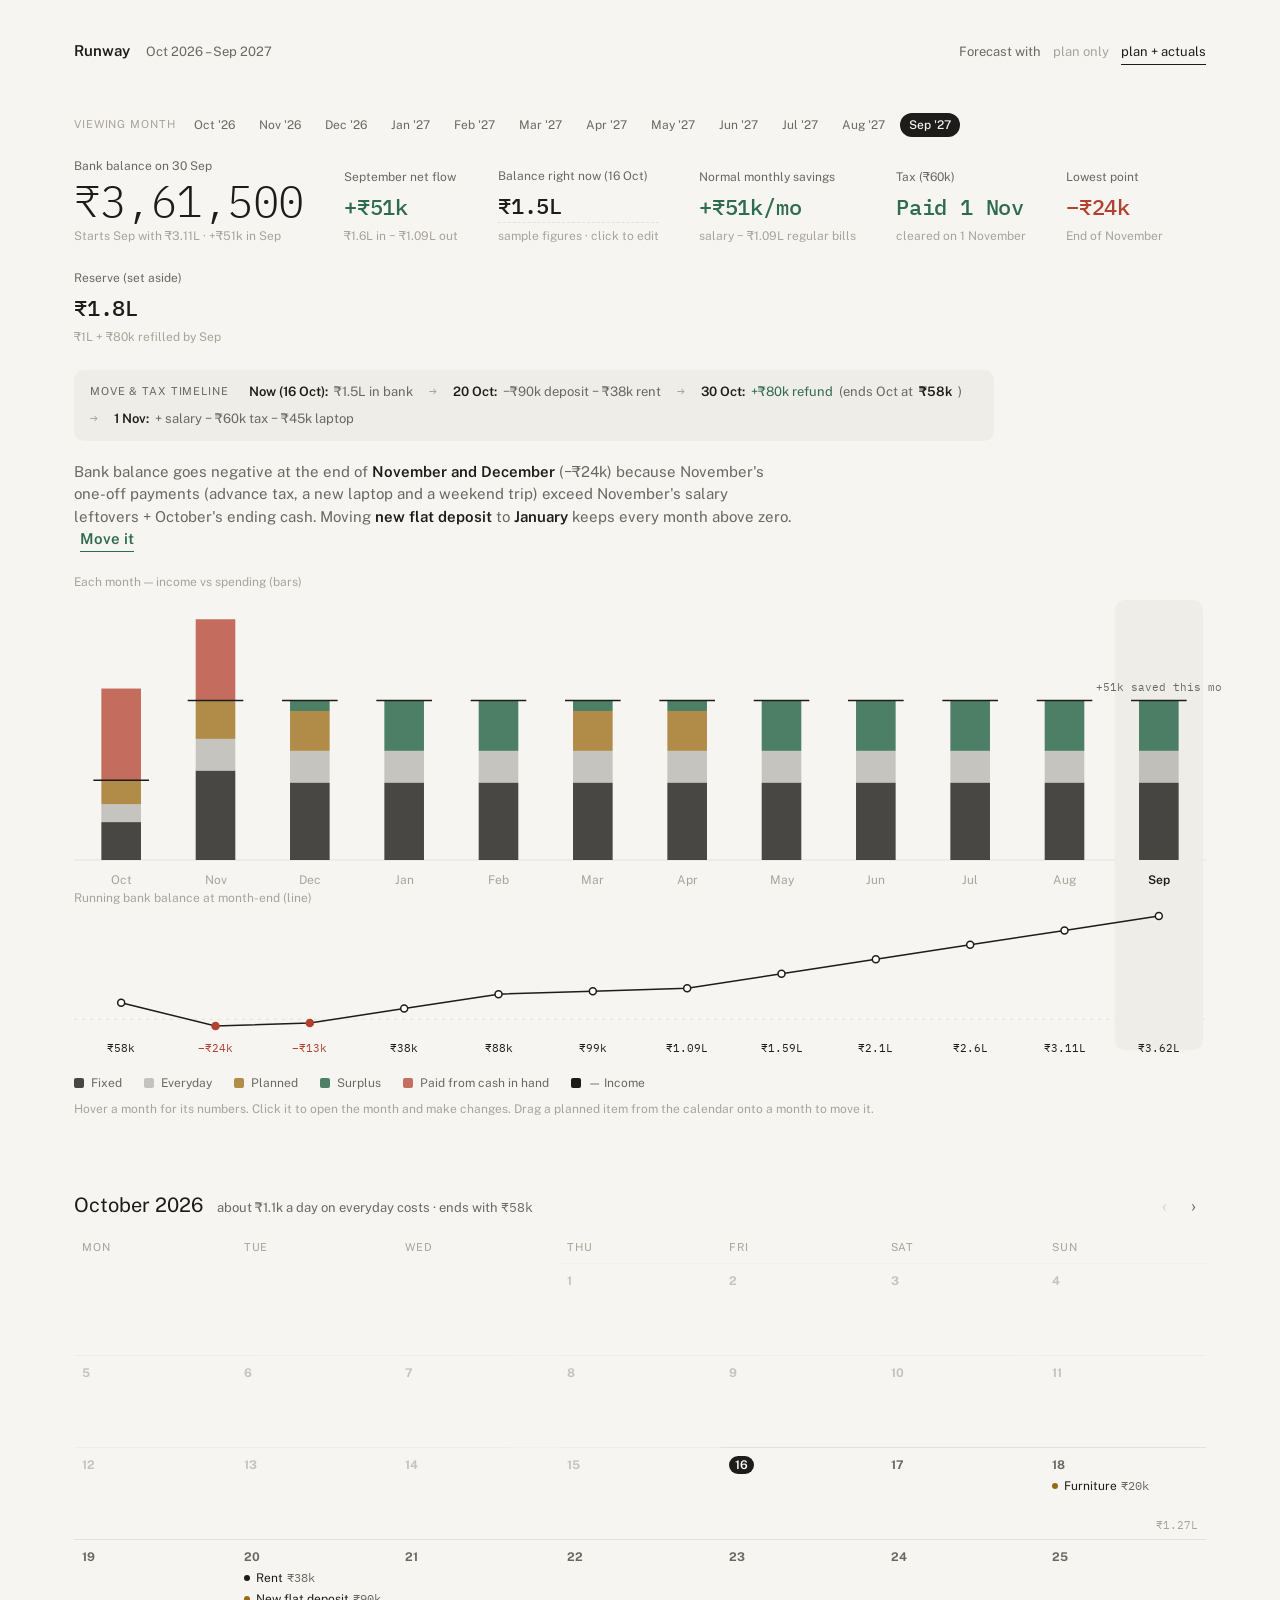
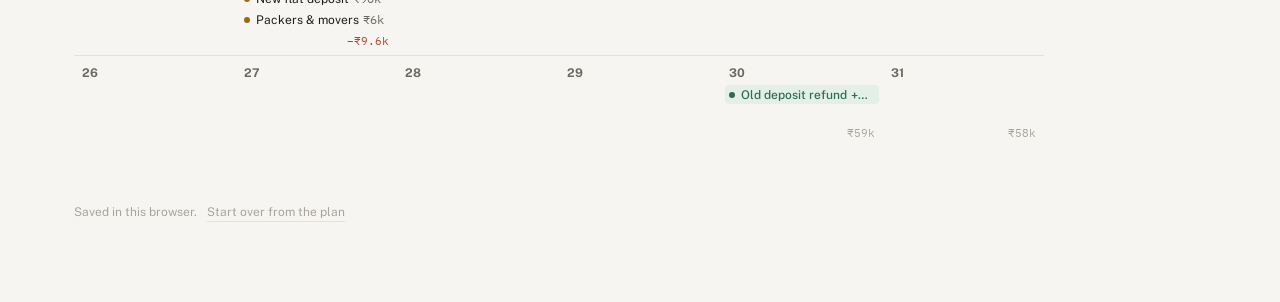
<file: runway/index.html>
<!doctype html>
<html lang="en">
<head>
<meta charset="utf-8">
<meta name="viewport" content="width=device-width,initial-scale=1">
<title>Runway · sample plan</title>
<link rel="preconnect" href="https://fonts.googleapis.com">
<link rel="preconnect" href="https://fonts.gstatic.com" crossorigin>
<link rel="stylesheet" href="https://fonts.googleapis.com/css2?family=IBM+Plex+Mono:wght@400;500&family=Public+Sans:wght@300;400;500;600;700&display=swap">
<style>
:root{
  --bg:#f6f5f1;--card:#fff;--ink:#1d1c1a;--muted:#6b6862;--faint:#a8a49c;--line:#e4e1da;--soft:#efede7;
  --accent:#2f6b4f;--accent-soft:#e3efe8;--neg:#b3412f;--neg-soft:#f7e4df;--warn:#9a6a12;--warn-soft:#f6ecd6;--trip:#3b5ba5;
  --mono:"IBM Plex Mono",ui-monospace,Menlo,monospace;color-scheme:light;
}
@media (prefers-color-scheme:dark){:root:not([data-theme="light"]){
  --bg:#161614;--card:#1d1d1a;--ink:#ecebe6;--muted:#a09d95;--faint:#6d6a63;--line:#34332f;--soft:#2a2a26;
  --accent:#6fbf95;--accent-soft:#223329;--neg:#ec8a78;--neg-soft:#3a2420;--warn:#e0b55c;--warn-soft:#3a3020;--trip:#8fa9e8;color-scheme:dark}}
:root[data-theme="dark"]{--bg:#161614;--card:#1d1d1a;--ink:#ecebe6;--muted:#a09d95;--faint:#6d6a63;--line:#34332f;--soft:#2a2a26;
  --accent:#6fbf95;--accent-soft:#223329;--neg:#ec8a78;--neg-soft:#3a2420;--warn:#e0b55c;--warn-soft:#3a3020;--trip:#8fa9e8;color-scheme:dark}
*{box-sizing:border-box}
html,body{margin:0}
body{background:var(--bg);color:var(--ink);font:14px/1.5 "Public Sans",-apple-system,system-ui,sans-serif;-webkit-font-smoothing:antialiased}
.num{font-family:var(--mono);font-feature-settings:"tnum";letter-spacing:-.01em}
button{font:inherit;color:inherit;background:none;border:0;padding:0;cursor:pointer}
.wrap{max-width:1180px;margin:0 auto;padding:40px 24px 80px}

header{display:flex;align-items:baseline;gap:16px;margin-bottom:48px}
header h1{font-size:15px;font-weight:600;margin:0}
header .yr{color:var(--muted);font-size:13px}
.sp{flex:1}
.toggle{font-size:13px;color:var(--muted)}
.toggle button{color:var(--faint);padding:2px 0;margin-left:12px;border-bottom:1px solid transparent}
.toggle button.on{color:var(--ink);border-color:var(--ink)}

/* summary */
.mbar{display:flex;align-items:center;gap:6px;flex-wrap:wrap;margin-bottom:20px;font-size:12px;color:var(--muted)}
.mbar .lbl{margin-right:4px;color:var(--faint);text-transform:uppercase;letter-spacing:.08em;font-size:11px}
.mbar button{padding:3px 9px;border-radius:999px;color:var(--muted);transition:all .15s}
.mbar button:hover{color:var(--ink);background:var(--soft)}
.mbar button.on{color:var(--bg);background:var(--ink);font-weight:500}
.summary{display:flex;flex-wrap:wrap;gap:24px 40px;align-items:flex-end}
.stat .l{font-size:12px;color:var(--muted);margin-bottom:4px}
.stat .v{font-size:22px;font-weight:500}
.stat.big .v{font-size:44px;font-weight:300;line-height:1}
.stat .h{font-size:12px;color:var(--faint);margin-top:4px}
.neg{color:var(--neg)}.pos{color:var(--accent)}.warn{color:var(--warn)}
.bridge{margin:24px 0 0;padding:12px 16px;background:var(--soft);border-radius:10px;display:flex;flex-wrap:wrap;align-items:center;gap:8px 16px;font-size:13px;max-width:920px}
.bridge .lbl{font-size:11px;text-transform:uppercase;letter-spacing:.08em;color:var(--muted);margin-right:4px}
.bridge .step{display:flex;align-items:baseline;gap:6px;color:var(--muted)}
.bridge .step b{font-weight:600;color:var(--ink)}
.bridge .arr{color:var(--faint);font-family:var(--mono)}
.say{margin:20px 0 0;font-size:15px;color:var(--muted);max-width:720px}
.say b{color:var(--ink);font-weight:600}
.say button{color:var(--accent);font-weight:600;margin-left:6px;border-bottom:1px solid currentColor}

/* chart */
.chart{position:relative;margin-top:48px;user-select:none}
.chart svg{display:block;width:100%;overflow:visible}
.chart text{font-family:var(--mono);font-size:11px;fill:var(--muted)}
.chart .mlabel{font-family:"Public Sans",sans-serif;font-size:12px;fill:var(--faint)}
.chart .col.sel .mlabel,.chart .col.hov .mlabel{fill:var(--ink);font-weight:600}
.chart .seg{transition:y .45s cubic-bezier(.2,.8,.2,1),height .45s cubic-bezier(.2,.8,.2,1)}
.chart .hit{fill:transparent;cursor:pointer}
.chart .halo{fill:var(--soft);opacity:0;transition:opacity .15s}
.chart .col.hov .halo,.chart .col.sel .halo{opacity:1}
.chart .tag{opacity:0;transition:opacity .15s}
.tip{position:absolute;z-index:10;pointer-events:none;background:var(--card);border-radius:12px;padding:12px 14px;min-width:220px;box-shadow:0 12px 36px -12px rgba(0,0,0,.25);font-size:12.5px;opacity:0;transition:opacity .12s}
.tip.on{opacity:1}
.tip h4{margin:0 0 8px;font-size:13px;font-weight:600}
.tip .tr{display:flex;align-items:center;gap:8px;padding:2px 0;color:var(--muted)}
.tip .tr i{width:8px;height:8px;border-radius:2px;background:var(--c);opacity:var(--o,1)}
.tip .tr span{margin-left:auto;font-family:var(--mono);color:var(--ink)}
.tip .tr.b{border-top:1px solid var(--line);margin-top:6px;padding-top:7px;color:var(--ink)}
.tip .ft{margin-top:8px;font-size:11px;color:var(--faint)}
.chart .col.hov .tag,.chart .col.sel .tag{opacity:1}
.key{display:flex;gap:22px;flex-wrap:wrap;margin-top:18px;font-size:12px;color:var(--muted)}
.key span::before{content:"";display:inline-block;width:10px;height:10px;border-radius:2px;margin-right:7px;vertical-align:-1px;background:var(--c);opacity:var(--o,1)}
.hint{font-size:12px;color:var(--faint);margin-top:8px}

/* pane */
.pane{position:fixed;top:0;bottom:0;width:min(420px,100vw);background:var(--card);z-index:20;padding:36px 32px 40px;overflow-y:auto;
  transition:transform .32s cubic-bezier(.2,.8,.2,1),opacity .2s;opacity:0;pointer-events:none;box-shadow:0 0 60px rgba(0,0,0,.08)}
.pane.right{right:0;transform:translateX(24px)} .pane.left{left:0;transform:translateX(-24px)}
.pane.on{opacity:1;transform:none;pointer-events:auto}
.pane .close{position:absolute;top:28px;right:28px;color:var(--faint);font-size:20px;line-height:1}
.pane .close:hover{color:var(--ink)}
.pane h2{font-size:24px;font-weight:400;margin:0}
.pane .ph{color:var(--muted);font-size:13px;margin-top:4px}
.pane .pin{font-size:12px;color:var(--faint);margin-top:2px}
.sec{margin-top:30px}
.sh{display:flex;align-items:baseline;font-size:12px;color:var(--muted);text-transform:uppercase;letter-spacing:.08em;padding-bottom:8px}
.sh .t{margin-left:auto;font-family:var(--mono);letter-spacing:0;text-transform:none;color:var(--ink);font-size:13px}
.sub{font-size:11px;color:var(--faint);margin:12px 0 2px}
.r{display:grid;grid-template-columns:minmax(0,1fr) 78px 78px;gap:8px;align-items:baseline;padding:5px 0}
.r.hd{font-size:10.5px;color:var(--faint);text-transform:uppercase;letter-spacing:.08em;padding:0 0 2px}
.r.hd div{text-align:right}
.r .nm{overflow:hidden;text-overflow:ellipsis;white-space:nowrap}
.r .nm .daypill{font-family:var(--mono);font-size:11px;color:var(--faint);margin-left:5px}
.r .nm .mv{color:var(--faint);font-size:12px;margin-left:6px;visibility:hidden}
.r:hover .nm .mv{visibility:visible}
.r .nm .mv button{padding:0 3px;color:var(--faint)} .r .nm .mv button:hover{color:var(--ink)}
.r .nm .del{color:var(--faint);margin-left:4px} .r .nm .del:hover{color:var(--neg)}
.c{text-align:right;font-family:var(--mono);font-size:13px;cursor:text;border-bottom:1px dashed transparent}
.c:hover{border-bottom-color:var(--line)}
.c.empty{color:var(--line)}
.c.chg{color:var(--trip)}
.c.over{color:var(--neg)} .c.under{color:var(--accent)}
.c input{width:100%;border:0;border-bottom:1px solid var(--ink);background:none;color:var(--ink);font:inherit;text-align:right;outline:none;padding:0}
.total{display:flex;align-items:baseline;padding:14px 0;border-top:1px solid var(--line);margin-top:14px}
.total .l{font-size:14px} .total .v{margin-left:auto;font-size:20px}
.meter{height:4px;border-radius:2px;background:var(--accent-soft);margin:10px 0 6px;position:relative;overflow:hidden}
.meter i{position:absolute;left:0;top:0;bottom:0;background:var(--warn);border-radius:2px;transition:width .4s}
.meter.over i{background:var(--neg)}
.mnote{font-size:12px;color:var(--muted)}
.scope{font-size:12px;color:var(--faint);margin-top:6px}
.scope button{color:var(--faint);margin-left:8px;border-bottom:1px solid transparent}
.scope button.on{color:var(--ink);border-color:var(--ink)}
.addl{color:var(--faint);font-size:13px;margin-top:8px}
.addl:hover{color:var(--accent)}
.adder{display:grid;grid-template-columns:minmax(0,1fr) 90px;gap:10px;margin-top:10px}
.adder input{border:0;border-bottom:1px solid var(--line);background:none;color:var(--ink);font:inherit;padding:4px 0;outline:none}
.adder input:focus{border-color:var(--ink)}
.adder .opts{grid-column:span 2;font-size:12px;color:var(--faint)}
.adder .opts button{color:var(--faint);margin-right:12px;border-bottom:1px solid transparent}
.adder .opts button.on{color:var(--ink);border-color:var(--ink)}
.adder .opts .go{float:right;color:var(--accent);font-weight:600}
.toast{position:fixed;left:50%;bottom:28px;transform:translate(-50%,10px);opacity:0;background:var(--ink);color:var(--bg);padding:9px 16px;border-radius:999px;font-size:13px;transition:all .25s;z-index:40;pointer-events:none}
.toast.on{opacity:1;transform:translate(-50%,0)}
.cal{margin-top:72px}
.calh{display:flex;align-items:baseline;gap:14px;margin-bottom:18px}
.calh h3{margin:0;font-size:20px;font-weight:400}
.calh .ph{color:var(--muted);font-size:13px}
.calh .nav{margin-left:auto;display:flex;gap:4px}
.calh .nav button{color:var(--muted);font-size:18px;padding:2px 10px;border-radius:8px}
.calh .nav button:hover{color:var(--ink);background:var(--soft)}
.calh .nav button:disabled{opacity:.25;cursor:default;background:none}
.dow,.days{display:grid;grid-template-columns:repeat(7,minmax(0,1fr))}
.dow div{font-size:11px;color:var(--faint);text-transform:uppercase;letter-spacing:.08em;padding:0 8px 8px}
.dd{min-height:92px;border-top:1px solid var(--line);padding:8px 8px 6px;display:flex;flex-direction:column;gap:3px;cursor:pointer;transition:background .15s;border-radius:0}
.dd:hover{background:var(--soft)}
.dd.blank{border-top-color:transparent;cursor:default}.dd.blank:hover{background:none}
.dd.past{opacity:.35}
.dd .n{font-size:12px;color:var(--muted);display:flex;align-items:baseline;gap:6px}
.dd.today .n b{color:var(--card);background:var(--ink);border-radius:999px;padding:0 6px;font-weight:600}
.dd .n .plus{margin-left:auto;color:var(--faint);opacity:0}
.dd:hover .n .plus{opacity:1}
.dd .e{font-size:12px;line-height:1.35;white-space:nowrap;overflow:hidden;text-overflow:ellipsis;cursor:grab;border-radius:4px;padding:1px 4px;margin:0 -4px}
.dd .e i{display:inline-block;width:6px;height:6px;border-radius:50%;margin-right:6px;vertical-align:1px;background:var(--c)}
.dd .e .a{font-family:var(--mono);color:var(--muted);margin-left:4px}
.dd .e.in{background:var(--accent-soft);color:var(--accent);font-weight:500}
.dd .e.in .a{color:var(--accent);font-weight:600}
.dd .e.done{opacity:.75}
.dd .bal{margin-top:auto;text-align:right;font-family:var(--mono);font-size:11px;color:var(--faint)}
.dd .bal.neg{color:var(--neg)}
.dd.drop{background:var(--accent-soft)}
.col.drop .halo{opacity:1;fill:var(--accent-soft)}
@media(max-width:700px){.dd{min-height:64px;padding:6px 3px}.dd .e .a,.dd .bal{display:none}}
.foot{margin-top:56px;font-size:12px;color:var(--faint)}
.foot button{color:var(--faint);border-bottom:1px solid var(--line);margin-left:10px}
@media(max-width:700px){.wrap{padding:24px 16px 60px}.stat.big .v{font-size:34px}.summary{gap:20px 32px}
  .pane{top:auto;height:78vh;width:100vw;left:0;right:0;border-radius:18px 18px 0 0;padding:28px 20px}
  .pane.left,.pane.right{transform:translateY(30px)} .pane.on{transform:none}}
</style>
</head>
<body>
<div class="wrap">
  <header>
    <h1>Runway</h1><span class="yr">Oct 2026 – Sep 2027</span><span class="sp"></span>
    <span class="toggle" id="lens">Forecast with<button data-v="plan">plan only</button><button data-v="act">plan + actuals</button></span>
  </header>

  <div class="mbar" id="mbar"></div>
  <section class="summary" id="summary"></section>
  <div class="bridge" id="bridge"></div>
  <p class="say" id="say"></p>

  <section class="chart" id="chart"></section>
  <div class="key">
    <span style="--c:var(--ink);--o:.8">Fixed</span><span style="--c:var(--muted);--o:.35">Everyday</span><span style="--c:var(--warn);--o:.75">Planned</span><span style="--c:var(--accent);--o:.85">Surplus</span><span style="--c:var(--neg);--o:.75">Paid from cash in hand</span><span style="--c:var(--ink)">— Income</span>
  </div>
  <div class="hint">Hover a month for its numbers. Click it to open the month and make changes. Drag a planned item from the calendar onto a month to move it.</div>

  <section class="cal" id="cal"></section>
  <div class="foot"><span id="saveStat">Saved in this browser.</span><button id="reset">Start over from the plan</button></div>
</div>

<aside class="pane right" id="pane"></aside>
<div class="toast" id="toast"></div>

<script>
const MONTHS=['Oct','Nov','Dec','Jan','Feb','Mar','Apr','May','Jun','Jul','Aug','Sep'];
const LONG=['October','November','December','January','February','March','April','May','June','July','August','September'];
const yr=m=>m<3?2026:2027, dim=m=>new Date(yr(m),(9+m)%12+1,0).getDate();
const FIRST_SALARY=1, KEY='runway-sample-v1', OLD_KEYS=[];
// Sample figures for the public demo. None of these are anyone's real numbers.
const HOLD={mf:0,reserve:100000,reserveTarget:200000,taxHeld:60000};

const DEFAULTS={
  opening:150000,
  lens:'act',
  items:[
    {id:'sal',day:1,name:'Salary',kind:'in',amt:160000,from:1,to:11},
    {id:'rent',day:20,name:'Rent',kind:'fixed',amt:38000,from:0,to:11},
    {id:'tithe',day:1,name:'Giving',kind:'fixed',amt:16000,from:1,to:11},
    {id:'home',day:2,name:'Household share',kind:'fixed',amt:12000,from:1,to:11},
    {id:'util',day:10,name:'Electricity, phone, internet',kind:'fixed',amt:3500,from:1,to:11},
    {id:'card',day:15,name:'Card bills',kind:'fixed',amt:8000,from:1,to:11},
    {id:'groc',name:'Groceries',kind:'flex',amt:9000,from:1,to:11},
    {id:'comm',name:'Commute',kind:'flex',amt:6000,from:1,to:11},
    {id:'swig',name:'Food delivery',kind:'flex',amt:4000,from:1,to:11},
    {id:'eat',name:'Eating out',kind:'flex',amt:7000,from:1,to:11},
    {id:'misc',name:'Small spends',kind:'flex',amt:6000,from:1,to:11},
    {id:'octrest',name:'Rest of October',kind:'flex',amt:18000,from:0,to:0},
    {id:'refund',day:30,name:'Old deposit refund',kind:'once',inflow:true,amt:80000,from:0,to:0},
    {id:'furn',day:18,name:'Furniture',kind:'once',amt:20000,from:0,to:0},
    {id:'dep',day:20,name:'New flat deposit',kind:'once',amt:90000,from:0,to:0},
    {id:'pack',day:20,name:'Packers & movers',kind:'once',amt:6000,from:0,to:0},
    {id:'tax',day:1,name:'Advance tax',kind:'once',amt:60000,from:1,to:1},
    {id:'brok',day:1,name:'New laptop',kind:'once',amt:45000,from:1,to:1},
    {id:'camp',day:20,name:'Weekend trip',kind:'once',amt:15000,from:1,to:1},
    {id:'wed',day:18,name:'Family travel',kind:'once',amt:40000,from:2,to:2},
    {id:'refill',day:3,name:'Put back in reserve',kind:'once',amt:40000,from:5,to:6}
  ],
  plan:{card:{1:20000}}, actual:{}
};

const clone=o=>JSON.parse(JSON.stringify(o));
let S=load(), view={hov:null,pin:null}, asOf=11, calM=0, drag=null, scope='this', adding=null;
function load(){
  try{
    const s10=JSON.parse(localStorage.getItem(KEY));
    if(s10&&s10.items)return s10;
    for(const k of OLD_KEYS){
      const old=JSON.parse(localStorage.getItem(k));
      if(old&&old.items){
        old.items=old.items.filter(i=>i.kind!=='save');
        localStorage.setItem(KEY,JSON.stringify(old));
        return old;
      }
    }
  }catch(e){}
  const fresh=clone(DEFAULTS);
  try{localStorage.setItem(KEY,JSON.stringify(fresh))}catch(e){}
  return fresh;
}
function save(){try{localStorage.setItem(KEY,JSON.stringify(S))}catch(e){}queueCloud()}
/* account sync when published as a private Claude artifact: one owner-only doc */
let cloud=null,lastSent=null,ct=null;
const body=()=>{const {_savedAt,...r}=S;return JSON.stringify(r)};
function queueCloud(){
  if(!cloud||lastSent===null||body()===lastSent)return;
  clearTimeout(ct);ct=setTimeout(async()=>{
    S._savedAt=Date.now();const b=body();
    try{await cloud.doc('runway/state').set(JSON.parse(JSON.stringify(S)));lastSent=b;$('saveStat').textContent='Saved to your Claude account'}
    catch(e){$('saveStat').textContent='Could not save to your account. Changes are kept in this browser.'}
  },700);
}
(async()=>{
  if(!(window.claude&&typeof window.claude.use==='function'))return;
  let db=null;try{db=await window.claude.use('db')}catch(e){}
  if(!db)return;cloud=db;
  db.doc('runway/state').onSnapshot(snap=>{
    if(snap.metadata&&snap.metadata.hasPendingWrites)return;
    const typing=document.activeElement&&document.activeElement.tagName==='INPUT';
    if(snap.exists){const d=snap.data();if(d&&d.items&&(d._savedAt||0)>(S._savedAt||0)&&!typing){S=d;lastSent=body();render()}}
    if(lastSent===null)lastSent=body();
    $('saveStat').textContent='Synced with your Claude account';
  },()=>{$('saveStat').textContent='Live sync stopped. Reload to reconnect.'});
})();

/* money */
const parse=t=>{t=String(t).trim().toLowerCase().replace(/[₹,\s]/g,'');if(!t)return null;const m=t.match(/^(-?[\d.]+)(k|l|lac|lakh)?$/);return m?Math.round(+m[1]*({k:1e3,l:1e5,lac:1e5,lakh:1e5}[m[2]]||1)):NaN};
const full=n=>(n<0?'−':'')+'₹'+Math.round(Math.abs(n)).toLocaleString('en-IN');
const short=n=>{const a=Math.abs(n),s=n<0?'−':'';if(a>=1e5)return s+'₹'+(a/1e5).toFixed(2).replace(/\.?0+$/,'')+'L';if(a>=1e3)return s+'₹'+(a/1e3).toFixed(a>=1e4?0:1).replace(/\.0$/,'')+'k';return s+'₹'+Math.round(a)};
const signed=n=>(n>0?'+':'')+short(n);
const esc=s=>String(s).replace(/[&<>"]/g,c=>({'&':'&amp;','<':'&lt;','>':'&gt;','"':'&quot;'}[c]));
const ord=d=>d+(d%10===1&&d!==11?'st':d%10===2&&d!==12?'nd':d%10===3&&d!==13?'rd':'th');

/* model */
const active=(it,m)=>m>=it.from&&m<=it.to;
const planned=(st,it,m)=>st.plan[it.id]?.[m]??it.amt;
const actualOf=(st,it,m)=>st.actual[it.id]?.[m];
const eff=(st,it,m)=>{const a=actualOf(st,it,m);return st.lens==='act'&&a!=null?a:planned(st,it,m)};
function simulate(st=S){
  let bal=st.opening,cum=0;const out=[];
  for(let m=0;m<12;m++){
    const t={in:0,fixed:0,flex:0,save:0,plannedOut:0,plannedIn:0},open=bal;
    for(const it of st.items){if(!active(it,m))continue;const v=eff(st,it,m);
      if(it.kind==='once')it.inflow?t.plannedIn+=v:t.plannedOut+=v;else t[it.kind]+=v}
    const regular=t.fixed+t.flex+t.save,surplus=t.in-regular;
    const net=t.in+t.plannedIn-regular-t.plannedOut;
    bal=open+net;if(m>=FIRST_SALARY)cum+=surplus;
    out.push({m,open,end:bal,net,...t,regular,surplus,cum});
  }
  return out;
}
// The one change that keeps every month above zero: push the biggest planned payment later.
function suggest(sim){
  const short=sim.filter(x=>x.end<0);if(!short.length)return null;
  const lastNeg=short[short.length-1].m;
  const cands=S.items.filter(it=>it.kind==='once'&&!it.inflow&&it.from<=lastNeg).sort((a,b)=>planned(S,b,b.from)-planned(S,a,a.from));
  for(const it of cands)for(let k=it.from+1;k<12;k++){
    const st=clone(S),c=st.items.find(i=>i.id===it.id),span=c.to-c.from;c.from=k;c.to=Math.min(11,k+span);
    if(simulate(st).every(x=>x.end>=0))return{it,k};
  }
  return{it:null};
}

/* render */
const $=id=>document.getElementById(id);
const cur=()=>view.pin;
function render(){renderSummary();renderChart();renderPane();renderCal();document.querySelectorAll('#lens button').forEach(b=>b.classList.toggle('on',b.dataset.v===S.lens));save()}

function renderSummary(){
  const sim=simulate(),m=view.hov??view.pin??asOf,at=sim[m];let low=sim[0];for(const x of sim)if(x.end<low.end)low=x;
  const refilled=S.items.filter(i=>i.id==='refill').reduce((a,it)=>{for(let k=it.from;k<=Math.min(m,it.to);k++)if(k>=it.from)a+=eff(S,it,k);return a},0);
  const taxIt=S.items.find(i=>i.id==='tax'||/tax/i.test(i.name));
  const taxDue=taxIt?eff(S,taxIt,taxIt.from):HOLD.taxHeld;
  const taxPaid=taxIt&&m>=taxIt.from;
  const freeCash=Math.max(0,S.opening-taxDue);
  $('mbar').innerHTML=`<span class="lbl">Viewing month</span>`+MONTHS.map((nm,i)=>`<button data-m="${i}" class="${i===m?'on':''}">${nm} '${String(yr(i)).slice(2)}</button>`).join('');
  $('mbar').querySelectorAll('button').forEach(b=>b.onclick=()=>{asOf=+b.dataset.m;calM=asOf;if(view.pin!=null)view.pin=asOf;render()});
  $('summary').innerHTML=`
    <div class="stat big"><div class="l">Bank balance on ${dim(m)} ${MONTHS[m]}</div><div class="v num ${at.end<0?'neg':''}">${full(at.end)}</div><div class="h">Starts ${MONTHS[m]} with ${short(at.open)} · ${signed(at.net)} in ${MONTHS[m]}</div></div>
    <div class="stat"><div class="l">${LONG[m]} net flow</div><div class="v num ${at.net<0?'neg':'pos'}">${signed(at.net)}</div><div class="h">${short(at.in+at.plannedIn)} in − ${short(at.regular+at.plannedOut)} out</div></div>
    <div class="stat"><div class="l">Balance right now (16 Oct)</div><div class="v num" id="openEdit" style="cursor:pointer;border-bottom:1px dashed var(--line)" title="Click to edit">${short(S.opening)}</div><div class="h">sample figures · click to edit</div></div>
    <div class="stat"><div class="l">Normal monthly savings</div><div class="v num pos">+${short(sim[3].surplus)}/mo</div><div class="h">salary − ${short(sim[3].regular)} regular bills</div></div>
    <div class="stat"><div class="l">Tax (${short(taxDue)})</div><div class="v num ${taxPaid?'pos':'warn'}">${taxPaid?'Paid 1 Nov':short(taxDue)}</div><div class="h">${taxPaid?`cleared on 1 ${LONG[taxIt.from]}`:`due 1 ${taxIt?LONG[taxIt.from]:'Nov'}`}</div></div>
    <div class="stat"><div class="l">Lowest point</div><div class="v num ${low.end<0?'neg':''}">${short(low.end)}</div><div class="h">End of ${LONG[low.m]}</div></div>
    <div class="stat"><div class="l">Reserve (set aside)</div><div class="v num">${short(HOLD.reserve+refilled)}</div><div class="h">${refilled?`${short(HOLD.reserve)} + ${short(refilled)} refilled by ${MONTHS[m]}`:`${short(HOLD.reserve)} held separately`}</div></div>`;
  $('openEdit').onclick=()=>{
    const v=prompt('Total balance right now:',S.opening);
    if(v!=null){const p=parse(v);if(!Number.isNaN(p)&&p!=null){S.opening=p;render()}}
  };
  const depIt=S.items.find(i=>i.id==='dep'||/deposit/i.test(i.name)&&!i.inflow);
  const rentIt=S.items.find(i=>i.id==='rent');
  const brokIt=S.items.find(i=>i.id==='brok');
  const refs=S.items.filter(i=>i.inflow);
  const refTot=refs.reduce((a,it)=>a+eff(S,it,it.from),0);
  $('bridge').innerHTML=`
    <span class="lbl">Move & Tax Timeline</span>
    <span class="step"><b>Now (16 Oct):</b> ${short(S.opening)} in bank</span>
    <span class="arr">→</span>
    <span class="step"><b>20 Oct:</b> −${depIt?short(eff(S,depIt,0)):'—'} deposit − ${rentIt?short(eff(S,rentIt,0)):'—'} rent</span>
    <span class="arr">→</span>
    <span class="step"><b>30 Oct:</b> <span class="pos">+${short(refTot)} refund</span> (ends Oct at <b>${short(sim[0].end)}</b>)</span>
    <span class="arr">→</span>
    <span class="step"><b>1 Nov:</b> + salary − ${short(taxDue)} tax − ${brokIt?short(eff(S,brokIt,1)):'—'} laptop</span>`;
  const s=suggest(sim);
  if(!s)$('say').innerHTML=`Every month ends above zero. In a normal month without one-off expenses, you save <b>${short(sim[3].surplus)}</b>.`;
  else{
    const neg=sim.filter(x=>x.end<0).map(x=>LONG[x.m]);
    const list=neg.length>1?neg.slice(0,-1).join(', ')+' and '+neg.at(-1):neg[0];
    $('say').innerHTML=`Bank balance goes negative at the end of <b>${list}</b> (${short(low.end)}) because November's one-off payments (advance tax, a new laptop and a weekend trip) exceed November's salary leftovers + October's ending cash.`+(s.it?` Moving <b>${esc(s.it.name.toLowerCase())}</b> to <b>${LONG[s.k]}</b> keeps every month above zero.<button id="apply">Move it</button>`:` Trimming November's card bill or moving the laptop or the trip keeps it above zero.`);
    if(s.it)$('apply').onclick=()=>{const it=S.items.find(i=>i.id===s.it.id),span=it.to-it.from;it.from=s.k;it.to=Math.min(11,s.k+span);dropMonthEdits(it);toast(`${it.name} moved to ${LONG[s.k]}`);render()};
  }
}
function dropMonthEdits(it){delete S.plan[it.id];delete S.actual[it.id]}

function renderChart(){
  const sim=simulate(),el=$('chart'),W=el.clientWidth||1000,cw=W/12,bw=Math.min(40,cw*.42);
  const FH=260,GAP=56,CH=110,H=FH+GAP+CH+30;
  const top=Math.max(...sim.map(x=>Math.max(x.in+x.plannedIn,x.regular+x.plannedOut)))*1.08;
  const y=v=>FH-v/top*FH;
  const ends=sim.map(x=>x.end),hi=Math.max(0,...ends),lo=Math.min(0,...ends),cy=v=>FH+GAP+(hi-v)/((hi-lo)||1)*CH;
  const sel=cur()??asOf;let cols='',pts=[];
  sim.forEach((x,i)=>{
    const cx=cw*i+cw/2,bx=cx-bw/2,inc=x.in+x.plannedIn;let acc=0,segs='';
    const seg=(v,fill,o)=>{if(v<=0)return'';const r=`<rect class="seg" x="${bx}" y="${y(acc+v)}" width="${bw}" height="${Math.max(0,y(acc)-y(acc+v))}" fill="${fill}" fill-opacity="${o}"/>`;acc+=v;return r};
    // surplus space: between regular costs and income
    const surp='';
    segs+=seg(x.fixed,'var(--ink)',.8)+seg(x.flex,'var(--muted)',.35)+seg(x.save,'var(--trip)',.55);
    const pStart=acc,within=Math.max(0,Math.min(x.plannedOut,inc-pStart)),over=x.plannedOut-within;
    segs+=seg(within,'var(--warn)',.75)+seg(Math.max(0,inc-acc),'var(--accent)',.85)+seg(over,'var(--neg)',.75);
    const incLine=inc>0?`<line x1="${bx-8}" x2="${bx+bw+8}" y1="${y(inc)}" y2="${y(inc)}" stroke="var(--ink)" stroke-width="1.5"/>`:'';
    const tagY=Math.min(y(inc||0),y(acc))-10;
    pts.push([cx,cy(x.end),x.end]);
    cols+=`<g class="col ${i===sel?'sel':''} ${i===view.hov?'hov':''}" data-m="${i}">
      <rect class="halo" x="${cw*i+3}" y="0" width="${cw-6}" height="${H-6}" rx="10"/>
      ${surp}${segs}${incLine}
      <text class="tag" x="${cx}" y="${tagY}" text-anchor="middle">${x.net>=0?'+'+short(x.net).slice(1)+' saved this mo':short(x.net)+' from bank'}</text>
      <text class="mlabel" x="${cx}" y="${FH+24}" text-anchor="middle">${MONTHS[i]}</text>
      <text x="${cx}" y="${H-4}" text-anchor="middle" style="fill:${x.end<0?'var(--neg)':'var(--ink)'}">${short(x.end)}</text>
      <rect class="hit" x="${cw*i}" y="0" width="${cw}" height="${H}"/></g>`;
  });
  const path=pts.map((p,i)=>(i?'L':'M')+p[0]+','+p[1]).join('');
  el.innerHTML=`<div class="tip" id="tip"></div><svg viewBox="0 0 ${W} ${H}" height="${H}">
    <text x="0" y="-14" class="mlabel">Each month — income vs spending (bars)</text>
    <line x1="0" x2="${W}" y1="${FH}" y2="${FH}" stroke="var(--line)"/>
    <text x="0" y="${FH+GAP-14}" class="mlabel">Running bank balance at month-end (line)</text>
    <line x1="0" x2="${W}" y1="${cy(0)}" y2="${cy(0)}" stroke="var(--line)" stroke-dasharray="3 5"/>
    ${cols}
    <path d="${path}" fill="none" stroke="var(--ink)" stroke-width="1.5" style="pointer-events:none"/>
    ${pts.map(p=>`<circle cx="${p[0]}" cy="${p[1]}" r="3.5" fill="${p[2]<0?'var(--neg)':'var(--card)'}" stroke="${p[2]<0?'var(--neg)':'var(--ink)'}" stroke-width="1.5" style="pointer-events:none"/>`).join('')}
  </svg>`;
  el.querySelectorAll('.col').forEach(g=>{const m=+g.dataset.m;
    g.onmouseenter=()=>{view.hov=m;markCols();renderSummary();showTip(m,sim[m],cw*m+cw/2,W)};
    g.onclick=()=>{view.pin=view.pin===m?null:m;view.hov=m;asOf=m;calM=m;adding=null;render()};
    g.ondragover=e=>{if(drag&&drag.kind==='once'){e.preventDefault();g.classList.add('drop')}};
    g.ondragleave=()=>g.classList.remove('drop');
    g.ondrop=e=>{e.preventDefault();const it=S.items.find(i=>i.id===drag.id),span=it.to-it.from;it.from=m;it.to=Math.min(11,m+span);dropMonthEdits(it);calM=m;asOf=m;drag=null;toast(`${it.name} → ${LONG[m]}`);render()};
  });
  el.onmouseleave=()=>{view.hov=null;markCols();renderSummary();$('tip')?.classList.remove('on')};
}
function showTip(m,x,cx,W){
  const t=$('tip'),inc=x.in+x.plannedIn,net=x.net;
  const line=(c,o,l,v)=>v?`<div class="tr" style="--c:${c};--o:${o}"><i></i>${l}<span>${short(v)}</span></div>`:'';
  t.innerHTML=`<h4>${LONG[m]} ${yr(m)}</h4>
    <div class="tr" style="--c:transparent"><i></i>Starts month with<span>${short(x.open)}</span></div>
    ${line('var(--ink)',1,x.in?'Salary':'Income',x.in)}${line('var(--accent)',1,'One-time money in',x.plannedIn)}
    ${line('var(--ink)',.8,'Fixed bills & rent',x.fixed)}${line('var(--muted)',.35,'Everyday living',x.flex)}${line('var(--warn)',.75,'One-time planned',x.plannedOut)}
    <div class="tr b" style="--c:${net>=0?'var(--accent)':'var(--neg)'};--o:.85"><i></i>${net>=0?'Saved this month':'Drawn from bank'}<span class="${net<0?'neg':'pos'}">${signed(net)}</span></div>
    <div class="tr b" style="--c:transparent;margin-top:2px"><i></i><b>Ends month with</b><span class="${x.end<0?'neg':''}"><b>${short(x.end)}</b></span></div>
    <div class="ft">Click to open ${LONG[m]} details</div>`;
  const left=cx>W/2?cx-250:cx+30;t.style.left=Math.max(0,left)+'px';t.style.top='20px';t.classList.add('on');
}
function markCols(){document.querySelectorAll('.col').forEach(g=>{const m=+g.dataset.m;g.classList.toggle('hov',m===view.hov);g.classList.toggle('sel',m===(cur()??asOf))})}

function renderPane(){
  const p=$('pane'),m=cur();
  if(m==null){p.classList.remove('on');return}
  const sim=simulate(),x=sim[m],pinned=view.pin!=null;
  p.className='pane '+(m>=6?'left':'right')+' on';
  const its=k=>S.items.filter(it=>active(it,m)&&(Array.isArray(k)?k.includes(it.kind):it.kind===k));
  const row=it=>{
    const pv=planned(S,it,m),a=actualOf(S,it,m),chg=S.plan[it.id]?.[m]!=null,sign=it.kind==='in'||it.inflow?1:-1,d=a!=null?(a-pv)*sign:0;
    const dp=it.day?`<span class="daypill" title="Day of month">${ord(it.day)}</span>`:'';
    const mv=it.kind==='once'?`<span class="mv"><button data-mv="-1" data-id="${it.id}" title="Earlier">←</button><button data-mv="1" data-id="${it.id}" title="Later">→</button><button class="del" data-del="${it.id}" title="Remove">×</button></span>`:'';
    return `<div class="r"><div class="nm" title="${esc(it.name)}">${esc(it.name)}${dp}${mv}</div>
      <div class="c ${chg?'chg':''}" data-id="${it.id}" data-f="plan" title="${chg?'Changed for this month':'Expected'}">${short(pv)}</div>
      <div class="c ${a==null?'empty':d<0?'over':d>0?'under':''}" data-id="${it.id}" data-f="actual" title="Actual — click to log">${a==null?'—':short(a)}</div></div>`};
  const hd=`<div class="r hd"><div></div><div>Expected</div><div>Actual</div></div>`;
  const planIn=its('once').filter(i=>i.inflow),planOut=its('once').filter(i=>!i.inflow);
  const pct=x.surplus>0?Math.min(100,x.plannedOut/x.surplus*100):100;
  const adder=k=>adding&&adding.k===k?`<div class="adder"><input id="aName" placeholder="${k==='inflow'?'Where is the money coming from?':k==='once'?'What are you planning?':'What is it?'}"><input id="aAmt" class="num" placeholder="Amount">
      ${adding.day?`<div class="opts">On ${adding.day} ${MONTHS[m]} · <button data-dir="out" class="${adding.inflow?'':'on'}">Spending</button><button data-dir="in" class="${adding.inflow?'on':''}">Money coming in (+)</button></div>`:''}
      <div class="opts"><button data-rep="0" class="${adding.rep?'':'on'}">${MONTHS[m]} only</button><button data-rep="1" class="${adding.rep?'on':''}">Every month from ${MONTHS[m]}</button><button class="go" id="aGo">Add ↵</button></div></div>`
    :`<button class="addl" data-add="${k}">+ ${k==='inflow'?'Add money coming in':k==='once'?'Plan something':'Add a regular cost'}</button>`;
  p.innerHTML=`<button class="close" id="pClose" title="Close">×</button>
    <h2>${LONG[m]} ${yr(m)}</h2>
    <div class="ph">Starts with <span class="num">${short(x.open)}</span> · ${signed(x.net)} this month · ends with <span class="num ${x.end<0?'neg':''}"><b>${short(x.end)}</b></span></div>
    <div class="pin">Click any number to change it · ← → to switch months</div>

    <div class="sec"><div class="sh">1. Money coming in<span class="t">+${short(x.in+x.plannedIn)}</span></div>${hd}
      ${its('in').map(row).join('')}${planIn.map(row).join('')}${!its('in').length&&!planIn.length?'<div class="mnote">No salary this month — October\'s came in before today.</div>':''}
      ${adder('inflow')}</div>

    <div class="sec"><div class="sh">2. Regular monthly living<span class="t">−${short(x.regular).replace('−','')}</span></div>${hd}
      ${its('fixed').length?`<div class="sub">Bills & rent</div>${its('fixed').map(row).join('')}`:''}
      ${its('flex').length?`<div class="sub">Everyday</div>${its('flex').map(row).join('')}`:''}
      <div class="scope">Changing an expected amount applies to<button data-s="this" class="${scope==='this'?'on':''}">${MONTHS[m]} only</button><button data-s="on" class="${scope==='on'?'on':''}">${MONTHS[m]} onward</button></div>
      ${adder('fixed')}</div>

    <div class="total"><span class="l">Left from salary (before one-offs)</span><span class="v num ${m<FIRST_SALARY?'':x.surplus<0?'neg':'pos'}">${m<FIRST_SALARY?'—':signed(x.surplus)}</span></div>

    <div class="sec" style="margin-top:6px"><div class="sh">3. One-time planned expenses<span class="t">${planOut.length?'−'+short(x.plannedOut):'—'}</span></div>
      ${m>=FIRST_SALARY&&planOut.length?`<div class="meter ${x.plannedOut>x.surplus?'over':''}"><i style="width:${pct}%"></i></div>
      <div class="mnote">${x.plannedOut>x.surplus?`One-time expenses (${short(x.plannedOut)}) exceed what's left from salary (${short(x.surplus)}) by <b>${short(x.plannedOut-x.surplus)}</b> — paid from starting bank balance.`:`Uses ${short(x.plannedOut)} of your ${short(x.surplus)} salary leftover.`}</div>`:''}
      ${planOut.length?hd+planOut.map(row).join(''):''}
      ${adder('once')}</div>

    <div class="total"><span class="l">Net change in ${MONTHS[m]}</span><span class="v num ${x.net<0?'neg':'pos'}">${signed(x.net)}</span></div>
    <div class="total" style="margin-top:0;border-top:2px solid var(--ink)"><span class="l"><b>Bank balance at end of ${MONTHS[m]}</b><br><span style="font-size:11px;color:var(--muted)">${short(x.open)} start ${x.net>=0?'+':'−'} ${short(Math.abs(x.net))} this month</span></span><span class="v num ${x.end<0?'neg':''}"><b>${full(x.end)}</b></span></div>`;
  $('pClose').onclick=()=>{view.pin=null;view.hov=null;adding=null;render()};
  p.querySelectorAll('.c').forEach(c=>c.onclick=()=>{if(view.pin==null){view.pin=m;render();return}editCell(p.querySelector(`.c[data-id="${c.dataset.id}"][data-f="${c.dataset.f}"]`),m)});
  p.querySelectorAll('[data-s]').forEach(b=>b.onclick=()=>{scope=b.dataset.s;renderPane()});
  p.querySelectorAll('[data-mv]').forEach(b=>b.onclick=()=>{const it=S.items.find(i=>i.id===b.dataset.id),k=Math.max(0,Math.min(11,it.from+ +b.dataset.mv)),span=it.to-it.from;it.from=k;it.to=Math.min(11,k+span);dropMonthEdits(it);view.pin=k;asOf=k;calM=k;toast(`${it.name} → ${LONG[k]}`);render()});
  p.querySelectorAll('[data-del]').forEach(b=>b.onclick=()=>{const it=S.items.find(i=>i.id===b.dataset.del);S.items=S.items.filter(i=>i!==it);dropMonthEdits(it);toast(`Removed ${it.name}`);render()});
  p.querySelectorAll('[data-add]').forEach(b=>b.onclick=()=>{const k=b.dataset.add;view.pin=m;adding={k,inflow:k==='inflow',rep:k==='fixed'};render();setTimeout(()=>$('aName')?.focus(),20)});
  if(adding){
    p.querySelectorAll('[data-rep]').forEach(b=>b.onclick=()=>{adding.rep=b.dataset.rep==='1';p.querySelectorAll('[data-rep]').forEach(z=>z.classList.toggle('on',z===b))});
    p.querySelectorAll('[data-dir]').forEach(b=>b.onclick=()=>{adding.inflow=b.dataset.dir==='in';p.querySelectorAll('[data-dir]').forEach(z=>z.classList.toggle('on',z===b))});
    const go=()=>{const name=$('aName').value.trim(),amt=parse($('aAmt').value);
      if(!name||amt==null||Number.isNaN(amt)){toast('Add a name and an amount like 25k');return}
      const isIn=adding.k==='inflow'||adding.inflow;
      const item={id:'i'+Date.now().toString(36),name,kind:isIn?(adding.rep?'in':'once'):adding.k,amt,day:adding.day||(isIn?30:1),from:m,to:adding.rep?11:m};
      if(isIn&&!adding.rep)item.inflow=true;
      S.items.push(item);
      toast(`Added ${name}`);adding=null;render()};
    $('aGo').onclick=go;[$('aName'),$('aAmt')].forEach(i=>i.onkeydown=e=>{if(e.key==='Enter')go();if(e.key==='Escape'){adding=null;renderPane()}});
  }
}
function editCell(c,m){
  if(!c||c.querySelector('input'))return;const it=S.items.find(i=>i.id===c.dataset.id),f=c.dataset.f;
  const v0=f==='plan'?planned(S,it,m):actualOf(S,it,m);
  c.innerHTML=`<input value="${v0??''}" placeholder="${f==='actual'?short(planned(S,it,m)):''}">`;const inp=c.firstChild;inp.focus();inp.select();
  let done=false;const commit=()=>{if(done)return;done=true;
    const v=parse(inp.value);if(Number.isNaN(v)){toast('Use a number like 57k or 1.5L');render();return}
    if(f==='actual'){S.actual[it.id]=S.actual[it.id]||{};if(v==null)delete S.actual[it.id][m];else S.actual[it.id][m]=v}
    else if(v!=null){S.plan[it.id]=S.plan[it.id]||{};
      if(scope==='on'){if(m<=it.from){it.amt=v;delete S.plan[it.id]}else for(let k=m;k<=it.to;k++)S.plan[it.id][k]=v}
      else if(v===it.amt)delete S.plan[it.id][m];else S.plan[it.id][m]=v}
    render()};
  inp.onkeydown=e=>{if(e.key==='Enter')commit();if(e.key==='Escape'){done=true;renderPane()}};inp.onblur=commit;
}

/* calendar: the month's dated items, and the balance day by day */
const KC={in:'var(--accent)',fixed:'var(--ink)',save:'var(--trip)',once:'var(--warn)'};
function renderCal(){
  const m=calM,x=simulate()[m],D=dim(m),start=m===0?16:1,off=(new Date(yr(m),(9+m)%12,1).getDay()+6)%7;
  const byDay={},ev=Array(D+1).fill(0);let flex=0;
  for(const it of S.items){if(!active(it,m))continue;const v=eff(S,it,m);
    if(it.kind==='flex'){flex+=v;continue}
    const d=Math.max(start,Math.min(D,it.day||1));(byDay[d]=byDay[d]||[]).push(it);ev[d]+=(it.kind==='in'||it.inflow?1:-1)*v}
  let bal=x.open;const daily=flex/(D-start+1);
  let h='';for(let i=0;i<off;i++)h+='<div class="dd blank"></div>';
  for(let d=1;d<=D;d++){
    const past=d<start,list=byDay[d]||[];if(!past)bal+=ev[d]-daily;
    h+=`<div class="dd ${past?'past':''} ${m===0&&d===16?'today':''}" data-d="${d}">
      <div class="n"><b>${d}</b><span class="plus">+</span></div>
      ${list.map(it=>{const isIn=it.kind==='in'||it.inflow;return `<div class="e ${isIn?'in':''} ${actualOf(S,it,m)!=null?'done':''}" draggable="true" data-id="${it.id}" style="--c:${KC[isIn?'in':it.kind]}" title="${esc(it.name)} · ${isIn?'+':'−'}${full(eff(S,it,m))} (drag to change date)"><i></i>${esc(it.name)}<span class="a">${isIn?'+':''}${short(eff(S,it,m))}</span></div>`}).join('')}
      ${!past&&(list.length||d===D)?`<div class="bal ${bal<0?'neg':''}">${short(bal)}</div>`:''}</div>`;
  }
  $('cal').innerHTML=`<div class="calh"><h3>${LONG[m]} ${yr(m)}</h3><span class="ph">${daily?`about ${short(daily)} a day on everyday costs · `:''}ends with <span class="num ${x.end<0?'neg':''}">${short(x.end)}</span></span>
    <span class="nav"><button id="cPrev" ${m===0?'disabled':''}>‹</button><button id="cNext" ${m===11?'disabled':''}>›</button></span></div>
    <div class="dow"><div>Mon</div><div>Tue</div><div>Wed</div><div>Thu</div><div>Fri</div><div>Sat</div><div>Sun</div></div><div class="days">${h}</div>`;
  $('cPrev').onclick=()=>{calM--;asOf=calM;syncPin()};$('cNext').onclick=()=>{calM++;asOf=calM;syncPin()};
  document.querySelectorAll('.dd:not(.blank)').forEach(el=>{const d=+el.dataset.d;
    el.onclick=e=>{if(e.target.closest('.e'))return;if(el.classList.contains('past'))return;view.pin=m;asOf=m;adding={k:'once',inflow:false,rep:false,day:d};render();setTimeout(()=>$('aName')?.focus(),20)};
    el.ondragover=e=>{if(drag){e.preventDefault();el.classList.add('drop')}};
    el.ondragleave=()=>el.classList.remove('drop');
    el.ondrop=e=>{e.preventDefault();const it=S.items.find(i=>i.id===drag.id);it.day=d;drag=null;toast(it.kind==='once'?`${it.name} → ${d} ${MONTHS[m]}`:`${it.name} now on the ${d}${d===1?'st':d===2?'nd':d===3?'rd':'th'} of every month`);render()};
  });
  document.querySelectorAll('.dd .e').forEach(c=>{
    c.ondragstart=e=>{const it=S.items.find(i=>i.id===c.dataset.id);drag={id:it.id,kind:it.kind};e.dataTransfer.setData('text/plain',it.id)};
    c.ondragend=()=>{drag=null;document.querySelectorAll('.drop').forEach(z=>z.classList.remove('drop'))};
    c.onclick=()=>{view.pin=m;asOf=m;render()};
  });
}
function syncPin(){if(view.pin!=null)view.pin=calM;render()}

let tt;function toast(t){const e=$('toast');e.textContent=t;e.classList.add('on');clearTimeout(tt);tt=setTimeout(()=>e.classList.remove('on'),2000)}
document.querySelectorAll('#lens button').forEach(b=>b.onclick=()=>{S.lens=b.dataset.v;render()});
$('reset').onclick=()=>{if(confirm('Go back to the starting plan? Your changes and actuals will be cleared.')){S=clone(DEFAULTS);view={hov:null,pin:null};asOf=11;render()}};
document.addEventListener('keydown',e=>{if(e.target.tagName==='INPUT')return;
  if(e.key==='Escape'){view.pin=null;view.hov=null;adding=null;render()}
  if(e.key==='ArrowRight'||e.key==='ArrowLeft'){const next=Math.max(0,Math.min(11,(view.pin??asOf)+(e.key==='ArrowRight'?1:-1)));asOf=next;calM=next;if(view.pin!=null)view.pin=next;adding=null;render()}});
document.addEventListener('click',e=>{if(view.pin!=null&&!e.target.closest('#pane,.col,.toast,#say,#cal,#mbar')&&document.contains(e.target)){view.pin=null;adding=null;render()}});
addEventListener('resize',()=>renderChart());
render();
</script>
</body>
</html>
</file>
